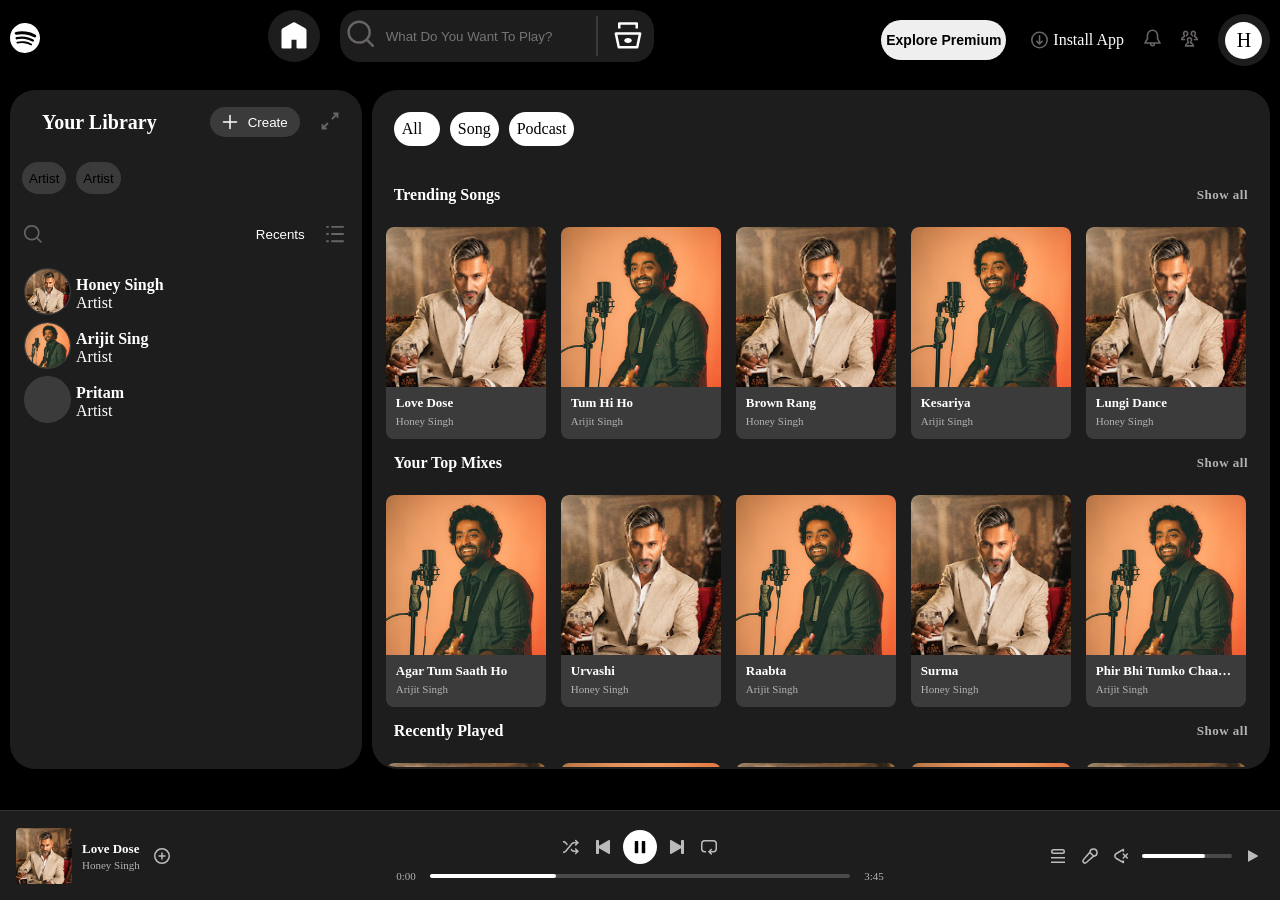
<file: index.html>
<!DOCTYPE html>
<html lang="en">

<head>
    <meta charset="UTF-8">
    <meta name="viewport" content="width=device-width, initial-scale=1.0">
    <link rel="stylesheet" href="utility.css">
    <link rel="stylesheet" href="style.css">
    <title>Spotify Web Player: Music for Everyone</title>
</head>

<body>

    <!-- nav bar -->



    <div class="nav justify-content-between flex ">



        <ul class="list-none flex justify-content-center align-items-center">
            <li>
                <div class="for-description"><img src="assets/svg/logo.svg" alt="Spotify Logo">
                    <p class="description">Spotify</p>
                </div>
            </li>
        </ul>



        <!-- center nav-bar -->

        <div class="center-nav">
            <ul class="list-none flex justify-content-center align-items-center">
                <li>
                    <div class="circle"><img src="assets/svg/homes.svg" alt="Home">
                        <p class="description">Home</p>
                    </div>


                </li>



                <li>
                    <div class="flex background searchBox">
                        <div class="for-description">
                            <img src="assets/svg/search.svg" alt="Search">
                            <p class="description">Search</p>
                        </div>
                        <input type="text" placeholder="What Do You Want To Play?">
                        <div class="browse">
                            <img src="assets/svg/browse.svg" alt="browse">
                            <p class="description">Browse</p>
                        </div>
                    </div>
                </li>
            </ul>
        </div>


        <!-- right-nav-bar -->



        <div class="right-nav flex justify-content-center align-items-center">
            <ul class="list-none flex justify-content-center align-items-center">
                <li>
                    <button class="btn"><span>Explore Premium</span></button>
                </li>


                <li>
                    <a class="flex install-box justify-content-center align-items-center">
                        <img class="install-img" src="assets/svg/install.svg" alt="install">
                        <span>Install App</span>
                    </a>
                </li>


                <li>
                    <div class="for-description"><img src="assets/svg/notification.svg" alt="notification Logo">
                        <p class="description">What's New</p>
                    </div>
                </li>



                <li>
                    <div class="for-description"><img src="assets/svg/friends.svg" alt="friends Logo">
                        <p class="description">Friend Activity</p>
                    </div>
                </li>


                <li>
                    <div class="circle">
                        <div class="account-circle">H</div>
                    </div>
                </li>
            </ul>
        </div>
    </div>




    <!-- main -->



    <!-- left-box -->


    <div class="main flex">
        <div class="left">


            <!-- left top side -->


            <div class="left-top">

                <div class="left-title flex p-1 
                justify-content-between align-items-center">


                    <div class="align-items-center for-collaps">


                        <button class="collaps-logo collaps-btn 
                        inline-block"><img class="collaps-logo" src="assets/svg/collaps-logo.svg"></button>
                        <h1 class="inline-block">Your Library</h1>
                    </div>
                    <div class="flex gap align-items-center">
                        <button class=" btn-add ">
                            <img class="add-logo" src="assets/svg/add.svg" alt="add Logo"><span
                                class="span-create">Create</span>
                        </button>
                        <button class="btn-extend ">
                            <img class="extend-logo" src="assets/svg/extend.svg" alt="extend logo">
                        </button>
                    </div>
                </div>


                <div class="sorting-heading">
                    <ul class="list-none flex align-items-center gap p-1">
                        <li class="p-2">
                            <button>
                                <span>Artist</span>
                            </button>
                        </li>
                        <li class="p-2">
                            <button>
                                <span>Artist</span>
                            </button>
                        </li>
                    </ul>


                </div>
            </div>

            <!-- left bottom side -->

            <div class="left-search-bar flex align-items-center justify-content-between p-1">
                <div class="circle-left p-1">
                    <img src="assets/svg/search.svg" alt="search-logo">
                </div>
                <div class="gap align-items-center sort-by">
                    <button class="flex align-items-center background"><span class="m-1">Recents</span> <img
                            class="bars-img" src="assets/svg/bars.svg">
                    </button>
                </div>
            </div>

            <div class="left-bottom">
                <div class="plalist-card">
                    <div class="artist-card flex align-items-center ">
                        <div class="artist-photo artist-circle">
                            <img src="assets/jpg/honey.jpg" alt="honey">
                            <img class="play-img" src="assets/svg/play.svg" alt="play-logo">
                        </div>
                        <div class="artist-name">
                            <h4 class="p-l-5">Honey Singh</h4>
                            <p class="p-l-5">Artist</p>
                        </div>
                    </div>

                    <div class="artist-card flex align-items-center ">
                        <div class="artist-photo artist-circle">
                            <img src="assets/jpg/arijit.jpg" alt="arijit">
                            <img class="play-img" src="assets/svg/play.svg" alt="play-logo">
                        </div>
                        <div class="artist-name">
                            <h4 class="p-l-5">Arijit Sing</h4>
                            <p class="p-l-5">Artist</p>
                        </div>
                    </div>


                    <div class="artist-card flex align-items-center ">
                        <div class="artist-photo artist-circle">
                            <!-- <img> artist photo -->
                            <img class="play-img" src="assets/svg/play.svg" alt="play-logo">
                        </div>
                        <div class="artist-name">
                            <h4 class="p-l-5">Pritam</h4>
                            <p class="p-l-5">Artist</p>
                        </div>
                    </div>


                </div>
            </div>
        </div>




        <!-- right -->

        <div class="right flex flex-column">

            <!-- header -->

            <div class="header header-scrolled m-0 ">
                <div class="nav-2 flex gap p-1">
                    <ul class="list-none flex gap p-1 ">
                        <li class="p-2">
                            <div>
                                <span>All</span>
                            </div>
                        </li>
                        <li class="p-2">
                            <div>
                                <span>Song</span>
                            </div>
                        </li>
                        <li class="p-2">
                            <div>
                                <span>Podcast</span>
                            </div>
                        </li>
                    </ul>
                </div>
            </div>

            <!-- content section -->

            <section class="songs-section">

                <!-- Trending Songs row -->
                <div class="songs">
                    <div class="heading justify-content-between flex p-1">
                        <h4>Trending Songs</h4>
                        <a class="show-more">Show all</a>
                    </div>
                    <div class="songs-carousel">
                        <button class="turn-btn-left turn-btn">
                            <img src="assets/svg/play.svg" alt="prev">
                        </button>
                        <div class="songs-scroll-wrapper">
                            <div class="songs-cards">
                                <div class="song-card">
                                    <div class="song-img">
                                        <img src="assets/jpg/honey.jpg" alt="Love Dose">
                                        <button class="card-play-btn">
                                            <img src="assets/svg/play.svg" alt="play">
                                        </button>
                                    </div>
                                    <div class="song-info">
                                        <h4 class="song-title">Love Dose</h4>
                                        <p class="song-artist">Honey Singh</p>
                                    </div>
                                </div>
                                <div class="song-card">
                                    <div class="song-img">
                                        <img src="assets/jpg/arijit.jpg" alt="Tum Hi Ho">
                                        <button class="card-play-btn">
                                            <img src="assets/svg/play.svg" alt="play">
                                        </button>
                                    </div>
                                    <div class="song-info">
                                        <h4 class="song-title">Tum Hi Ho</h4>
                                        <p class="song-artist">Arijit Singh</p>
                                    </div>
                                </div>
                                <div class="song-card">
                                    <div class="song-img">
                                        <img src="assets/jpg/honey.jpg" alt="Brown Rang">
                                        <button class="card-play-btn">
                                            <img src="assets/svg/play.svg" alt="play">
                                        </button>
                                    </div>
                                    <div class="song-info">
                                        <h4 class="song-title">Brown Rang</h4>
                                        <p class="song-artist">Honey Singh</p>
                                    </div>
                                </div>
                                <div class="song-card">
                                    <div class="song-img">
                                        <img src="assets/jpg/arijit.jpg" alt="Kesariya">
                                        <button class="card-play-btn">
                                            <img src="assets/svg/play.svg" alt="play">
                                        </button>
                                    </div>
                                    <div class="song-info">
                                        <h4 class="song-title">Kesariya</h4>
                                        <p class="song-artist">Arijit Singh</p>
                                    </div>
                                </div>
                                <div class="song-card">
                                    <div class="song-img">
                                        <img src="assets/jpg/honey.jpg" alt="Lungi Dance">
                                        <button class="card-play-btn">
                                            <img src="assets/svg/play.svg" alt="play">
                                        </button>
                                    </div>
                                    <div class="song-info">
                                        <h4 class="song-title">Lungi Dance</h4>
                                        <p class="song-artist">Honey Singh</p>
                                    </div>
                                </div>
                                <div class="song-card">
                                    <div class="song-img">
                                        <img src="assets/jpg/arijit.jpg" alt="Channa Mereya">
                                        <button class="card-play-btn">
                                            <img src="assets/svg/play.svg" alt="play">
                                        </button>
                                    </div>
                                    <div class="song-info">
                                        <h4 class="song-title">Channa Mereya</h4>
                                        <p class="song-artist">Arijit Singh</p>
                                    </div>
                                </div>
                                <div class="song-card">
                                    <div class="song-img">
                                        <img src="assets/jpg/honey.jpg" alt="Desi Kalakaar">
                                        <button class="card-play-btn">
                                            <img src="assets/svg/play.svg" alt="play">
                                        </button>
                                    </div>
                                    <div class="song-info">
                                        <h4 class="song-title">Desi Kalakaar</h4>
                                        <p class="song-artist">Honey Singh</p>
                                    </div>
                                </div>
                                <div class="song-card">
                                    <div class="song-img">
                                        <img src="assets/jpg/arijit.jpg" alt="Ae Dil Hai Mushkil">
                                        <button class="card-play-btn">
                                            <img src="assets/svg/play.svg" alt="play">
                                        </button>
                                    </div>
                                    <div class="song-info">
                                        <h4 class="song-title">Ae Dil Hai Mushkil</h4>
                                        <p class="song-artist">Arijit Singh</p>
                                    </div>
                                </div>
                                <div class="song-card">
                                    <div class="song-img">
                                        <img src="assets/jpg/honey.jpg" alt="Blue Eyes">
                                        <button class="card-play-btn">
                                            <img src="assets/svg/play.svg" alt="play">
                                        </button>
                                    </div>
                                    <div class="song-info">
                                        <h4 class="song-title">Blue Eyes</h4>
                                        <p class="song-artist">Honey Singh</p>
                                    </div>
                                </div>
                            </div>
                        </div>
                        <button class="turn-btn-right turn-btn">
                            <img src="assets/svg/play.svg" alt="next">
                        </button>
                    </div>
                </div>

                <!-- Your Top Mixes row -->
                <div class="songs">
                    <div class="heading justify-content-between flex p-1">
                        <h4>Your Top Mixes</h4>
                        <a class="show-more">Show all</a>
                    </div>
                    <div class="songs-carousel">
                        <button class="turn-btn-left turn-btn">
                            <img src="assets/svg/play.svg" alt="prev">
                        </button>
                        <div class="songs-scroll-wrapper">
                            <div class="songs-cards">
                                <div class="song-card">
                                    <div class="song-img">
                                        <img src="assets/jpg/arijit.jpg" alt="Agar Tum Saath Ho">
                                        <button class="card-play-btn">
                                            <img src="assets/svg/play.svg" alt="play">
                                        </button>
                                    </div>
                                    <div class="song-info">
                                        <h4 class="song-title">Agar Tum Saath Ho</h4>
                                        <p class="song-artist">Arijit Singh</p>
                                    </div>
                                </div>
                                <div class="song-card">
                                    <div class="song-img">
                                        <img src="assets/jpg/honey.jpg" alt="Urvashi">
                                        <button class="card-play-btn">
                                            <img src="assets/svg/play.svg" alt="play">
                                        </button>
                                    </div>
                                    <div class="song-info">
                                        <h4 class="song-title">Urvashi</h4>
                                        <p class="song-artist">Honey Singh</p>
                                    </div>
                                </div>
                                <div class="song-card">
                                    <div class="song-img">
                                        <img src="assets/jpg/arijit.jpg" alt="Raabta">
                                        <button class="card-play-btn">
                                            <img src="assets/svg/play.svg" alt="play">
                                        </button>
                                    </div>
                                    <div class="song-info">
                                        <h4 class="song-title">Raabta</h4>
                                        <p class="song-artist">Arijit Singh</p>
                                    </div>
                                </div>
                                <div class="song-card">
                                    <div class="song-img">
                                        <img src="assets/jpg/honey.jpg" alt="Surma">
                                        <button class="card-play-btn">
                                            <img src="assets/svg/play.svg" alt="play">
                                        </button>
                                    </div>
                                    <div class="song-info">
                                        <h4 class="song-title">Surma</h4>
                                        <p class="song-artist">Honey Singh</p>
                                    </div>
                                </div>
                                <div class="song-card">
                                    <div class="song-img">
                                        <img src="assets/jpg/arijit.jpg" alt="Phir Bhi Tumko Chaahunga">
                                        <button class="card-play-btn">
                                            <img src="assets/svg/play.svg" alt="play">
                                        </button>
                                    </div>
                                    <div class="song-info">
                                        <h4 class="song-title">Phir Bhi Tumko Chaahunga</h4>
                                        <p class="song-artist">Arijit Singh</p>
                                    </div>
                                </div>
                                <div class="song-card">
                                    <div class="song-img">
                                        <img src="assets/jpg/honey.jpg" alt="Mankirt">
                                        <button class="card-play-btn">
                                            <img src="assets/svg/play.svg" alt="play">
                                        </button>
                                    </div>
                                    <div class="song-info">
                                        <h4 class="song-title">Mankirt</h4>
                                        <p class="song-artist">Honey Singh</p>
                                    </div>
                                </div>
                                <div class="song-card">
                                    <div class="song-img">
                                        <img src="assets/jpg/arijit.jpg" alt="Bulleya">
                                        <button class="card-play-btn">
                                            <img src="assets/svg/play.svg" alt="play">
                                        </button>
                                    </div>
                                    <div class="song-info">
                                        <h4 class="song-title">Bulleya</h4>
                                        <p class="song-artist">Arijit Singh</p>
                                    </div>
                                </div>
                                <div class="song-card">
                                    <div class="song-img">
                                        <img src="assets/jpg/honey.jpg" alt="Gatvidhi">
                                        <button class="card-play-btn">
                                            <img src="assets/svg/play.svg" alt="play">
                                        </button>
                                    </div>
                                    <div class="song-info">
                                        <h4 class="song-title">Gatvidhi</h4>
                                        <p class="song-artist">Honey Singh</p>
                                    </div>
                                </div>
                                <div class="song-card">
                                    <div class="song-img">
                                        <img src="assets/jpg/arijit.jpg" alt="Soch Na Sake">
                                        <button class="card-play-btn">
                                            <img src="assets/svg/play.svg" alt="play">
                                        </button>
                                    </div>
                                    <div class="song-info">
                                        <h4 class="song-title">Soch Na Sake</h4>
                                        <p class="song-artist">Arijit Singh</p>
                                    </div>
                                </div>
                            </div>
                        </div>
                        <button class="turn-btn-right turn-btn">
                            <img src="assets/svg/play.svg" alt="next">
                        </button>
                    </div>
                </div>

                <!-- Recently Played row -->
                <div class="songs">
                    <div class="heading justify-content-between flex p-1">
                        <h4>Recently Played</h4>
                        <a class="show-more">Show all</a>
                    </div>
                    <div class="songs-carousel">
                        <button class="turn-btn-left turn-btn">
                            <img src="assets/svg/play.svg" alt="prev">
                        </button>
                        <div class="songs-scroll-wrapper">
                            <div class="songs-cards">
                                <div class="song-card">
                                    <div class="song-img">
                                        <img src="assets/jpg/honey.jpg" alt="Dheere Dheere">
                                        <button class="card-play-btn">
                                            <img src="assets/svg/play.svg" alt="play">
                                        </button>
                                    </div>
                                    <div class="song-info">
                                        <h4 class="song-title">Dheere Dheere</h4>
                                        <p class="song-artist">Honey Singh</p>
                                    </div>
                                </div>
                                <div class="song-card">
                                    <div class="song-img">
                                        <img src="assets/jpg/arijit.jpg" alt="Hamari Adhuri Kahani">
                                        <button class="card-play-btn">
                                            <img src="assets/svg/play.svg" alt="play">
                                        </button>
                                    </div>
                                    <div class="song-info">
                                        <h4 class="song-title">Hamari Adhuri Kahani</h4>
                                        <p class="song-artist">Arijit Singh</p>
                                    </div>
                                </div>
                                <div class="song-card">
                                    <div class="song-img">
                                        <img src="assets/jpg/honey.jpg" alt="Bakra Eid">
                                        <button class="card-play-btn">
                                            <img src="assets/svg/play.svg" alt="play">
                                        </button>
                                    </div>
                                    <div class="song-info">
                                        <h4 class="song-title">Bakra Eid</h4>
                                        <p class="song-artist">Honey Singh</p>
                                    </div>
                                </div>
                                <div class="song-card">
                                    <div class="song-img">
                                        <img src="assets/jpg/arijit.jpg" alt="Tu Jaane Na">
                                        <button class="card-play-btn">
                                            <img src="assets/svg/play.svg" alt="play">
                                        </button>
                                    </div>
                                    <div class="song-info">
                                        <h4 class="song-title">Tu Jaane Na</h4>
                                        <p class="song-artist">Arijit Singh</p>
                                    </div>
                                </div>
                                <div class="song-card">
                                    <div class="song-img">
                                        <img src="assets/jpg/honey.jpg" alt="Aao Raja">
                                        <button class="card-play-btn">
                                            <img src="assets/svg/play.svg" alt="play">
                                        </button>
                                    </div>
                                    <div class="song-info">
                                        <h4 class="song-title">Aao Raja</h4>
                                        <p class="song-artist">Honey Singh</p>
                                    </div>
                                </div>
                                <div class="song-card">
                                    <div class="song-img">
                                        <img src="assets/jpg/arijit.jpg" alt="Tujh Mein Rab Dikhta Hai">
                                        <button class="card-play-btn">
                                            <img src="assets/svg/play.svg" alt="play">
                                        </button>
                                    </div>
                                    <div class="song-info">
                                        <h4 class="song-title">Tujh Mein Rab Dikhta Hai</h4>
                                        <p class="song-artist">Arijit Singh</p>
                                    </div>
                                </div>
                                <div class="song-card">
                                    <div class="song-img">
                                        <img src="assets/jpg/honey.jpg" alt="Party All Night">
                                        <button class="card-play-btn">
                                            <img src="assets/svg/play.svg" alt="play">
                                        </button>
                                    </div>
                                    <div class="song-info">
                                        <h4 class="song-title">Party All Night</h4>
                                        <p class="song-artist">Honey Singh</p>
                                    </div>
                                </div>
                                <div class="song-card">
                                    <div class="song-img">
                                        <img src="assets/jpg/arijit.jpg" alt="Muskurane">
                                        <button class="card-play-btn">
                                            <img src="assets/svg/play.svg" alt="play">
                                        </button>
                                    </div>
                                    <div class="song-info">
                                        <h4 class="song-title">Muskurane</h4>
                                        <p class="song-artist">Arijit Singh</p>
                                    </div>
                                </div>
                                <div class="song-card">
                                    <div class="song-img">
                                        <img src="assets/jpg/honey.jpg" alt="Birthday Bash">
                                        <button class="card-play-btn">
                                            <img src="assets/svg/play.svg" alt="play">
                                        </button>
                                    </div>
                                    <div class="song-info">
                                        <h4 class="song-title">Birthday Bash</h4>
                                        <p class="song-artist">Honey Singh</p>
                                    </div>
                                </div>
                            </div>
                        </div>
                        <button class="turn-btn-right turn-btn">
                            <img src="assets/svg/play.svg" alt="next">
                        </button>
                    </div>
                </div>


            </section>

        </div>


    </div>
    <!-- player bar -->
    <div class="song-bar">

        <!-- left: current song info -->
        <div class="player-left flex align-items-center gap">
            <div class="player-thumb">
                <img src="assets/jpg/honey.jpg" alt="now playing">
            </div>
            <div class="player-song-info">
                <p class="player-song-title">Love Dose</p>
                <p class="player-song-artist">Honey Singh</p>
            </div>
            <button class="player-icon-btn">
                <img src="assets/svg/addTo.svg" alt="addTo">
                
            </button>
        </div>

        <!-- center: controls -->
        <div class="player-center flex flex-column align-items-center gap">
            <div class="player-controls flex align-items-center gap">
                <button class="player-icon-btn" title="Shuffle">
                    <img src="assets/svg/shuffle.svg" alt="shuffle">
                </button>
                <button class="player-icon-btn" title="Previous">
                    <img src="assets/svg/previous.svg" alt="prev">
                </button>
                <button class="player-play-btn" id="playBtn">
                    <img src="assets/svg/play.svg" class="display-none" alt="play/pause" id="playIcon">
                    <img src="assets/svg/pause.svg" alt="play/pause" id="pauseIcon">
                </button>
                <button class="player-icon-btn" title="Next">
                    <img src="assets/svg/next.svg" alt="next">
                </button>
                <button class="player-icon-btn" title="Repeat">
                    <img src="assets/svg/repeat.svg" alt="repeat">
                </button>
            </div>
            <!-- progress bar -->
            <div class="player-progress flex align-items-center gap">
                <span class="player-time" id="currentTime">0:00</span>
                <div class="progress-bar">
                    <div class="progress-fill" id="progressFill"></div>
                </div>
                <span class="player-time" id="totalTime">3:45</span>
            </div>
        </div>

        <!-- right: volume & extra -->
        <div class="player-right flex align-items-center gap">
            <button class="player-icon-btn" title="Queue">
                <img src="assets/svg/queue.svg" alt="queue">
            </button>
            <button class="player-icon-btn" title="Devices">
                <img src="assets/svg/lyrics.svg" alt="lyrics">
            </button>
            <button class="player-icon-btn" title="Volume" id="muteBtn">
                <img src="assets/svg/speaker.svg" class="display-none" alt="volume" id="un-muted">
                <img src="assets/svg/muted-speaker.svg" alt="volume" id="muted">
            </button>
            <div class="volume-bar">
                <div class="volume-fill" id="volumeFill" style="width: 70%"></div>
            </div>
            <button class="player-icon-btn" title="Fullscreen">
                <img src="assets/svg/play.svg" alt="fullscreen">
            </button>
        </div>

    </div>
    <script src="script.js"></script>
</body>

</html>
</file>
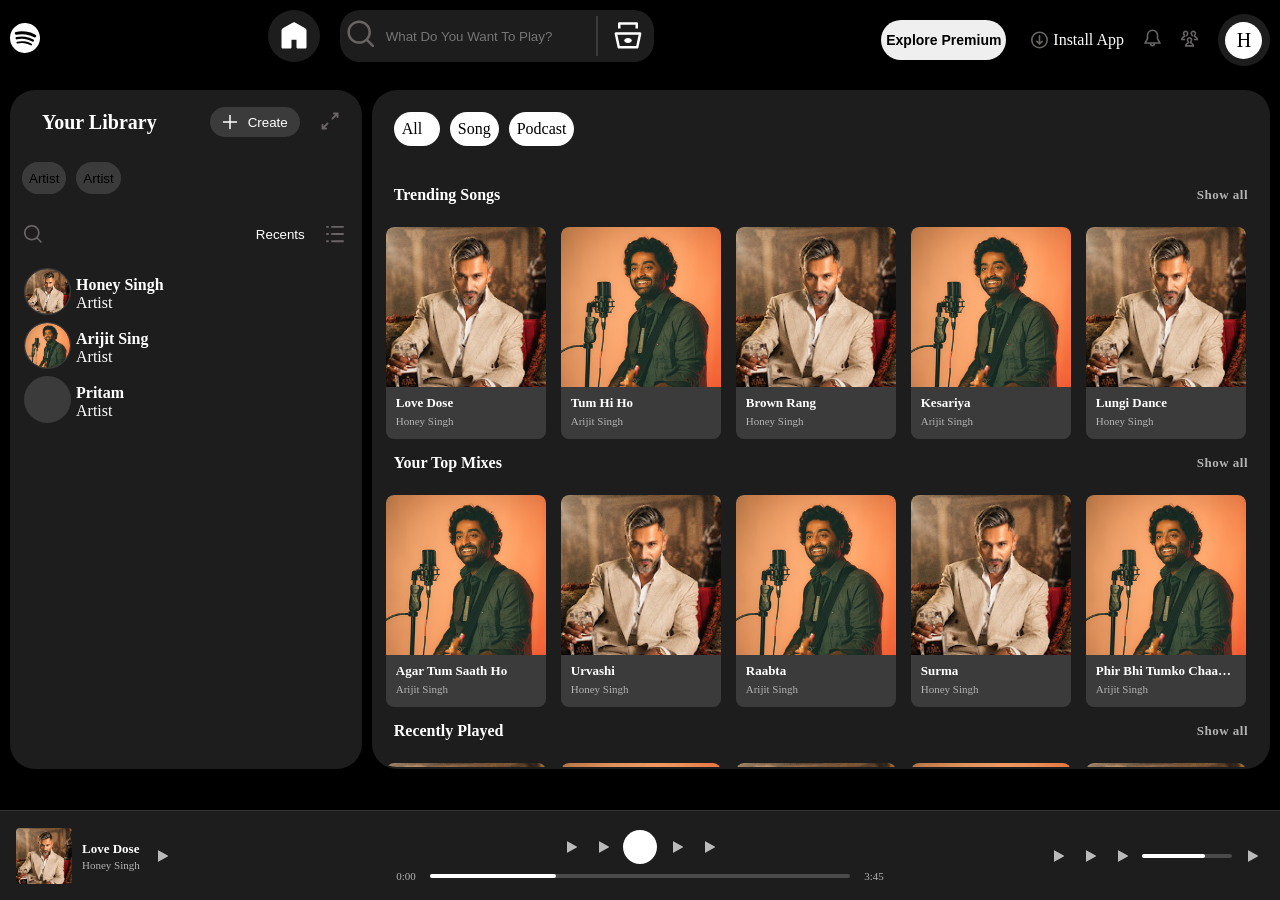
<file: spotify clone/index.html>
<!DOCTYPE html>
<html lang="en">

<head>
    <meta charset="UTF-8">
    <meta name="viewport" content="width=device-width, initial-scale=1.0">
    <link rel="stylesheet" href="utility.css">
    <link rel="stylesheet" href="style.css">
    <title>Spotify Web Player: Music for Everyone</title>
</head>

<body>

    <!-- nav bar -->



    <div class="nav justify-content-between flex ">



        <ul class="list-none flex justify-content-center align-items-center">
            <li>
                <div class="for-description"><img src="svg-img/logo.svg" alt="Spotify Logo">
                    <p class="description">Spotify</p>
                </div>
            </li>
        </ul>



        <!-- center nav-bar -->

        <div class="center-nav">
            <ul class="list-none flex justify-content-center align-items-center">
                <li>
                    <div class="circle"><img src="svg-img/homes.svg" alt="Home">
                        <p class="description">Home</p>
                    </div>


                </li>



                <li>
                    <div class="flex background searchBox">
                        <div class="for-description">
                            <img src="svg-img/search.svg" alt="Search">
                            <p class="description">Search</p>
                        </div>
                        <input type="text" placeholder="What Do You Want To Play?">
                        <div class="browse">
                            <img src="svg-img/browse.svg" alt="browse">
                            <p class="description">Browse</p>
                        </div>
                    </div>
                </li>
            </ul>
        </div>


        <!-- right-nav-bar -->



        <div class="right-nav flex justify-content-center align-items-center">
            <ul class="list-none flex justify-content-center align-items-center">
                <li>
                    <button class="btn"><span>Explore Premium</span></button>
                </li>


                <li>
                    <a class="flex install-box justify-content-center align-items-center">
                        <img class="install-img" src="svg-img/install.svg" alt="install">
                        <span>Install App</span>
                    </a>
                </li>


                <li>
                    <div class="for-description"><img src="svg-img/notification.svg" alt="notification Logo">
                        <p class="description">What's New</p>
                    </div>
                </li>



                <li>
                    <div class="for-description"><img src="svg-img/friends.svg" alt="friends Logo">
                        <p class="description">Friend Activity</p>
                    </div>
                </li>


                <li>
                    <div class="circle">
                        <div class="account-circle">H</div>
                    </div>
                </li>
            </ul>
        </div>
    </div>




    <!-- main -->



    <!-- left-box -->


    <div class="main flex">
        <div class="left">


            <!-- left top side -->


            <div class="left-top">

                <div class="left-title flex p-1 
                justify-content-between align-items-center">


                    <div class="align-items-center for-collaps">


                        <button class="collaps-logo collaps-btn 
                        inline-block"><img class="collaps-logo" src="svg-img/collaps-logo.svg"></button>
                        <h1 class="inline-block">Your Library</h1>
                    </div>
                    <div class="flex gap align-items-center">
                        <button class=" btn-add ">
                            <img class="add-logo" src="svg-img/add.svg" alt="add Logo"><span
                                class="span-create">Create</span>
                        </button>
                        <button class="btn-extend ">
                            <img class="extend-logo" src="svg-img/extend.svg" alt="extend logo">
                        </button>
                    </div>
                </div>


                <div class="sorting-heading">
                    <ul class="list-none flex align-items-center gap p-1">
                        <li class="p-2">
                            <button>
                                <span>Artist</span>
                            </button>
                        </li>
                        <li class="p-2">
                            <button>
                                <span>Artist</span>
                            </button>
                        </li>
                    </ul>


                </div>
            </div>

            <!-- left bottom side -->

            <div class="left-search-bar flex align-items-center justify-content-between p-1">
                <div class="circle-left p-1">
                    <img src="svg-img/search.svg" alt="search-logo">
                </div>
                <div class="gap align-items-center sort-by">
                    <button class="flex align-items-center background"><span class="m-1">Recents</span> <img
                            class="bars-img" src="svg-img/bars.svg">
                    </button>
                </div>
            </div>

            <div class="left-bottom">
                <div class="plalist-card">
                    <div class="artist-card flex align-items-center ">
                        <div class="artist-photo artist-circle">
                            <img src="svg-img/honey.jpg" alt="honey">
                            <img class="play-img" src="svg-img/play.svg" alt="play-logo">
                        </div>
                        <div class="artist-name">
                            <h4 class="p-l-5">Honey Singh</h4>
                            <p class="p-l-5">Artist</p>
                        </div>
                    </div>

                    <div class="artist-card flex align-items-center ">
                        <div class="artist-photo artist-circle">
                            <img src="svg-img/arijit.jpg">
                            <img class="play-img" src="svg-img/play.svg" alt="play-logo">
                        </div>
                        <div class="artist-name">
                            <h4 class="p-l-5">Arijit Sing</h4>
                            <p class="p-l-5">Artist</p>
                        </div>
                    </div>


                    <div class="artist-card flex align-items-center ">
                        <div class="artist-photo artist-circle">
                            <!-- <img> artist photo -->
                            <img class="play-img" src="svg-img/play.svg" alt="play-logo">
                        </div>
                        <div class="artist-name">
                            <h4 class="p-l-5">Pritam</h4>
                            <p class="p-l-5">Artist</p>
                        </div>
                    </div>


                </div>
            </div>
        </div>




        <!-- right -->

        <div class="right flex flex-column">

            <!-- header -->

            <div class="header header-scrolled m-0 ">
                <div class="nav-2 flex gap p-1">
                    <ul class="list-none flex gap p-1 ">
                        <li class="p-2">
                            <div>
                                <span>All</span>
                            </div>
                        </li>
                        <li class="p-2">
                            <div>
                                <span>Song</span>
                            </div>
                        </li>
                        <li class="p-2">
                            <div>
                                <span>Podcast</span>
                            </div>
                        </li>
                    </ul>
                </div>
            </div>

            <!-- content section -->

            <section class="songs-section">

                <!-- Trending Songs row -->
                <div class="songs">
                    <div class="heading justify-content-between flex p-1">
                        <h4>Trending Songs</h4>
                        <a class="show-more">Show all</a>
                    </div>
                    <div class="songs-carousel">
                        <button class="turn-btn-left turn-btn">
                            <img src="svg-img/play.svg" alt="prev">
                        </button>
                        <div class="songs-scroll-wrapper">
                            <div class="songs-cards">
                                <div class="song-card">
                                    <div class="song-img">
                                        <img src="svg-img/honey.jpg" alt="Love Dose">
                                        <button class="card-play-btn">
                                            <img src="svg-img/play.svg" alt="play">
                                        </button>
                                    </div>
                                    <div class="song-info">
                                        <h4 class="song-title">Love Dose</h4>
                                        <p class="song-artist">Honey Singh</p>
                                    </div>
                                </div>
                                <div class="song-card">
                                    <div class="song-img">
                                        <img src="svg-img/arijit.jpg" alt="Tum Hi Ho">
                                        <button class="card-play-btn">
                                            <img src="svg-img/play.svg" alt="play">
                                        </button>
                                    </div>
                                    <div class="song-info">
                                        <h4 class="song-title">Tum Hi Ho</h4>
                                        <p class="song-artist">Arijit Singh</p>
                                    </div>
                                </div>
                                <div class="song-card">
                                    <div class="song-img">
                                        <img src="svg-img/honey.jpg" alt="Brown Rang">
                                        <button class="card-play-btn">
                                            <img src="svg-img/play.svg" alt="play">
                                        </button>
                                    </div>
                                    <div class="song-info">
                                        <h4 class="song-title">Brown Rang</h4>
                                        <p class="song-artist">Honey Singh</p>
                                    </div>
                                </div>
                                <div class="song-card">
                                    <div class="song-img">
                                        <img src="svg-img/arijit.jpg" alt="Kesariya">
                                        <button class="card-play-btn">
                                            <img src="svg-img/play.svg" alt="play">
                                        </button>
                                    </div>
                                    <div class="song-info">
                                        <h4 class="song-title">Kesariya</h4>
                                        <p class="song-artist">Arijit Singh</p>
                                    </div>
                                </div>
                                <div class="song-card">
                                    <div class="song-img">
                                        <img src="svg-img/honey.jpg" alt="Lungi Dance">
                                        <button class="card-play-btn">
                                            <img src="svg-img/play.svg" alt="play">
                                        </button>
                                    </div>
                                    <div class="song-info">
                                        <h4 class="song-title">Lungi Dance</h4>
                                        <p class="song-artist">Honey Singh</p>
                                    </div>
                                </div>
                                <div class="song-card">
                                    <div class="song-img">
                                        <img src="svg-img/arijit.jpg" alt="Channa Mereya">
                                        <button class="card-play-btn">
                                            <img src="svg-img/play.svg" alt="play">
                                        </button>
                                    </div>
                                    <div class="song-info">
                                        <h4 class="song-title">Channa Mereya</h4>
                                        <p class="song-artist">Arijit Singh</p>
                                    </div>
                                </div>
                                <div class="song-card">
                                    <div class="song-img">
                                        <img src="svg-img/honey.jpg" alt="Desi Kalakaar">
                                        <button class="card-play-btn">
                                            <img src="svg-img/play.svg" alt="play">
                                        </button>
                                    </div>
                                    <div class="song-info">
                                        <h4 class="song-title">Desi Kalakaar</h4>
                                        <p class="song-artist">Honey Singh</p>
                                    </div>
                                </div>
                                <div class="song-card">
                                    <div class="song-img">
                                        <img src="svg-img/arijit.jpg" alt="Ae Dil Hai Mushkil">
                                        <button class="card-play-btn">
                                            <img src="svg-img/play.svg" alt="play">
                                        </button>
                                    </div>
                                    <div class="song-info">
                                        <h4 class="song-title">Ae Dil Hai Mushkil</h4>
                                        <p class="song-artist">Arijit Singh</p>
                                    </div>
                                </div>
                                <div class="song-card">
                                    <div class="song-img">
                                        <img src="svg-img/honey.jpg" alt="Blue Eyes">
                                        <button class="card-play-btn">
                                            <img src="svg-img/play.svg" alt="play">
                                        </button>
                                    </div>
                                    <div class="song-info">
                                        <h4 class="song-title">Blue Eyes</h4>
                                        <p class="song-artist">Honey Singh</p>
                                    </div>
                                </div>
                            </div>
                        </div>
                        <button class="turn-btn-right turn-btn">
                            <img src="svg-img/play.svg" alt="next">
                        </button>
                    </div>
                </div>

                <!-- Your Top Mixes row -->
                <div class="songs">
                    <div class="heading justify-content-between flex p-1">
                        <h4>Your Top Mixes</h4>
                        <a class="show-more">Show all</a>
                    </div>
                    <div class="songs-carousel">
                        <button class="turn-btn-left turn-btn">
                            <img src="svg-img/play.svg" alt="prev">
                        </button>
                        <div class="songs-scroll-wrapper">
                            <div class="songs-cards">
                                <div class="song-card">
                                    <div class="song-img">
                                        <img src="svg-img/arijit.jpg" alt="Agar Tum Saath Ho">
                                        <button class="card-play-btn">
                                            <img src="svg-img/play.svg" alt="play">
                                        </button>
                                    </div>
                                    <div class="song-info">
                                        <h4 class="song-title">Agar Tum Saath Ho</h4>
                                        <p class="song-artist">Arijit Singh</p>
                                    </div>
                                </div>
                                <div class="song-card">
                                    <div class="song-img">
                                        <img src="svg-img/honey.jpg" alt="Urvashi">
                                        <button class="card-play-btn">
                                            <img src="svg-img/play.svg" alt="play">
                                        </button>
                                    </div>
                                    <div class="song-info">
                                        <h4 class="song-title">Urvashi</h4>
                                        <p class="song-artist">Honey Singh</p>
                                    </div>
                                </div>
                                <div class="song-card">
                                    <div class="song-img">
                                        <img src="svg-img/arijit.jpg" alt="Raabta">
                                        <button class="card-play-btn">
                                            <img src="svg-img/play.svg" alt="play">
                                        </button>
                                    </div>
                                    <div class="song-info">
                                        <h4 class="song-title">Raabta</h4>
                                        <p class="song-artist">Arijit Singh</p>
                                    </div>
                                </div>
                                <div class="song-card">
                                    <div class="song-img">
                                        <img src="svg-img/honey.jpg" alt="Surma">
                                        <button class="card-play-btn">
                                            <img src="svg-img/play.svg" alt="play">
                                        </button>
                                    </div>
                                    <div class="song-info">
                                        <h4 class="song-title">Surma</h4>
                                        <p class="song-artist">Honey Singh</p>
                                    </div>
                                </div>
                                <div class="song-card">
                                    <div class="song-img">
                                        <img src="svg-img/arijit.jpg" alt="Phir Bhi Tumko Chaahunga">
                                        <button class="card-play-btn">
                                            <img src="svg-img/play.svg" alt="play">
                                        </button>
                                    </div>
                                    <div class="song-info">
                                        <h4 class="song-title">Phir Bhi Tumko Chaahunga</h4>
                                        <p class="song-artist">Arijit Singh</p>
                                    </div>
                                </div>
                                <div class="song-card">
                                    <div class="song-img">
                                        <img src="svg-img/honey.jpg" alt="Mankirt">
                                        <button class="card-play-btn">
                                            <img src="svg-img/play.svg" alt="play">
                                        </button>
                                    </div>
                                    <div class="song-info">
                                        <h4 class="song-title">Mankirt</h4>
                                        <p class="song-artist">Honey Singh</p>
                                    </div>
                                </div>
                                <div class="song-card">
                                    <div class="song-img">
                                        <img src="svg-img/arijit.jpg" alt="Bulleya">
                                        <button class="card-play-btn">
                                            <img src="svg-img/play.svg" alt="play">
                                        </button>
                                    </div>
                                    <div class="song-info">
                                        <h4 class="song-title">Bulleya</h4>
                                        <p class="song-artist">Arijit Singh</p>
                                    </div>
                                </div>
                                <div class="song-card">
                                    <div class="song-img">
                                        <img src="svg-img/honey.jpg" alt="Gatvidhi">
                                        <button class="card-play-btn">
                                            <img src="svg-img/play.svg" alt="play">
                                        </button>
                                    </div>
                                    <div class="song-info">
                                        <h4 class="song-title">Gatvidhi</h4>
                                        <p class="song-artist">Honey Singh</p>
                                    </div>
                                </div>
                                <div class="song-card">
                                    <div class="song-img">
                                        <img src="svg-img/arijit.jpg" alt="Soch Na Sake">
                                        <button class="card-play-btn">
                                            <img src="svg-img/play.svg" alt="play">
                                        </button>
                                    </div>
                                    <div class="song-info">
                                        <h4 class="song-title">Soch Na Sake</h4>
                                        <p class="song-artist">Arijit Singh</p>
                                    </div>
                                </div>
                            </div>
                        </div>
                        <button class="turn-btn-right turn-btn">
                            <img src="svg-img/play.svg" alt="next">
                        </button>
                    </div>
                </div>

                <!-- Recently Played row -->
                <div class="songs">
                    <div class="heading justify-content-between flex p-1">
                        <h4>Recently Played</h4>
                        <a class="show-more">Show all</a>
                    </div>
                    <div class="songs-carousel">
                        <button class="turn-btn-left turn-btn">
                            <img src="svg-img/play.svg" alt="prev">
                        </button>
                        <div class="songs-scroll-wrapper">
                            <div class="songs-cards">
                                <div class="song-card">
                                    <div class="song-img">
                                        <img src="svg-img/honey.jpg" alt="Dheere Dheere">
                                        <button class="card-play-btn">
                                            <img src="svg-img/play.svg" alt="play">
                                        </button>
                                    </div>
                                    <div class="song-info">
                                        <h4 class="song-title">Dheere Dheere</h4>
                                        <p class="song-artist">Honey Singh</p>
                                    </div>
                                </div>
                                <div class="song-card">
                                    <div class="song-img">
                                        <img src="svg-img/arijit.jpg" alt="Hamari Adhuri Kahani">
                                        <button class="card-play-btn">
                                            <img src="svg-img/play.svg" alt="play">
                                        </button>
                                    </div>
                                    <div class="song-info">
                                        <h4 class="song-title">Hamari Adhuri Kahani</h4>
                                        <p class="song-artist">Arijit Singh</p>
                                    </div>
                                </div>
                                <div class="song-card">
                                    <div class="song-img">
                                        <img src="svg-img/honey.jpg" alt="Bakra Eid">
                                        <button class="card-play-btn">
                                            <img src="svg-img/play.svg" alt="play">
                                        </button>
                                    </div>
                                    <div class="song-info">
                                        <h4 class="song-title">Bakra Eid</h4>
                                        <p class="song-artist">Honey Singh</p>
                                    </div>
                                </div>
                                <div class="song-card">
                                    <div class="song-img">
                                        <img src="svg-img/arijit.jpg" alt="Tu Jaane Na">
                                        <button class="card-play-btn">
                                            <img src="svg-img/play.svg" alt="play">
                                        </button>
                                    </div>
                                    <div class="song-info">
                                        <h4 class="song-title">Tu Jaane Na</h4>
                                        <p class="song-artist">Arijit Singh</p>
                                    </div>
                                </div>
                                <div class="song-card">
                                    <div class="song-img">
                                        <img src="svg-img/honey.jpg" alt="Aao Raja">
                                        <button class="card-play-btn">
                                            <img src="svg-img/play.svg" alt="play">
                                        </button>
                                    </div>
                                    <div class="song-info">
                                        <h4 class="song-title">Aao Raja</h4>
                                        <p class="song-artist">Honey Singh</p>
                                    </div>
                                </div>
                                <div class="song-card">
                                    <div class="song-img">
                                        <img src="svg-img/arijit.jpg" alt="Tujh Mein Rab Dikhta Hai">
                                        <button class="card-play-btn">
                                            <img src="svg-img/play.svg" alt="play">
                                        </button>
                                    </div>
                                    <div class="song-info">
                                        <h4 class="song-title">Tujh Mein Rab Dikhta Hai</h4>
                                        <p class="song-artist">Arijit Singh</p>
                                    </div>
                                </div>
                                <div class="song-card">
                                    <div class="song-img">
                                        <img src="svg-img/honey.jpg" alt="Party All Night">
                                        <button class="card-play-btn">
                                            <img src="svg-img/play.svg" alt="play">
                                        </button>
                                    </div>
                                    <div class="song-info">
                                        <h4 class="song-title">Party All Night</h4>
                                        <p class="song-artist">Honey Singh</p>
                                    </div>
                                </div>
                                <div class="song-card">
                                    <div class="song-img">
                                        <img src="svg-img/arijit.jpg" alt="Muskurane">
                                        <button class="card-play-btn">
                                            <img src="svg-img/play.svg" alt="play">
                                        </button>
                                    </div>
                                    <div class="song-info">
                                        <h4 class="song-title">Muskurane</h4>
                                        <p class="song-artist">Arijit Singh</p>
                                    </div>
                                </div>
                                <div class="song-card">
                                    <div class="song-img">
                                        <img src="svg-img/honey.jpg" alt="Birthday Bash">
                                        <button class="card-play-btn">
                                            <img src="svg-img/play.svg" alt="play">
                                        </button>
                                    </div>
                                    <div class="song-info">
                                        <h4 class="song-title">Birthday Bash</h4>
                                        <p class="song-artist">Honey Singh</p>
                                    </div>
                                </div>
                            </div>
                        </div>
                        <button class="turn-btn-right turn-btn">
                            <img src="svg-img/play.svg" alt="next">
                        </button>
                    </div>
                </div>


            </section>

        </div>


    </div>
    <!-- player bar -->
    <div class="song-bar">

        <!-- left: current song info -->
        <div class="player-left flex align-items-center gap">
            <div class="player-thumb">
                <img src="svg-img/honey.jpg" alt="now playing">
            </div>
            <div class="player-song-info">
                <p class="player-song-title">Love Dose</p>
                <p class="player-song-artist">Honey Singh</p>
            </div>
            <button class="player-icon-btn">
                <img src="svg-img/play.svg" alt="like">
            </button>
        </div>

        <!-- center: controls -->
        <div class="player-center flex flex-column align-items-center gap">
            <div class="player-controls flex align-items-center gap">
                <button class="player-icon-btn" title="Shuffle">
                    <img src="svg-img/play.svg" alt="shuffle">
                </button>
                <button class="player-icon-btn" title="Previous">
                    <img src="svg-img/play.svg" alt="prev">
                </button>
                <button class="player-play-btn" id="playBtn">
                    <img src="svg-img/play.svg" alt="play/pause" id="playIcon">
                </button>
                <button class="player-icon-btn" title="Next">
                    <img src="svg-img/play.svg" alt="next">
                </button>
                <button class="player-icon-btn" title="Repeat">
                    <img src="svg-img/play.svg" alt="repeat">
                </button>
            </div>
            <!-- progress bar -->
            <div class="player-progress flex align-items-center gap">
                <span class="player-time" id="currentTime">0:00</span>
                <div class="progress-bar">
                    <div class="progress-fill" id="progressFill"></div>
                </div>
                <span class="player-time" id="totalTime">3:45</span>
            </div>
        </div>

        <!-- right: volume & extra -->
        <div class="player-right flex align-items-center gap">
            <button class="player-icon-btn" title="Queue">
                <img src="svg-img/play.svg" alt="queue">
            </button>
            <button class="player-icon-btn" title="Devices">
                <img src="svg-img/play.svg" alt="devices">
            </button>
            <button class="player-icon-btn" title="Volume">
                <img src="svg-img/play.svg" alt="volume">
            </button>
            <div class="volume-bar">
                <div class="volume-fill" id="volumeFill" style="width: 70%"></div>
            </div>
            <button class="player-icon-btn" title="Fullscreen">
                <img src="svg-img/play.svg" alt="fullscreen">
            </button>
        </div>

    </div>
    <script src="script.js"></script>
</body>

</html>
</file>
<file: utility.css>
* {
    margin: 0;
    padding: 0;
    transition: background-color 0.3s ease, color 0.3s ease;
}

/* rgb(29, 29, 29) */
/* rgb(59, 59, 59) */
/* rgb(39, 37, 37) */


body {
    background-color: var(--background-color-primary);
    color: white;
}

:root {
    --background-color-primary: black;
    --background-color-secondary: rgb(29, 29, 29);
    --background-color-elevated: rgb(59, 59, 59);
}

a {
    all: unset;
    cursor: pointer;

}


.p-1 {
    padding: 10px;
}

.p-2 {
    padding: 5px;
}

.p-l-5 {
    padding-left: 5px;
}

.m-1 {
    margin: 10px;
}

.m-0 {
    margin: 0px;
}

.m-l {
    margin-left: 10px;
}

.gap {
    gap: 10px;
}

.gap-2 {
    gap: 20px;
}

.inline-block {
    display: inline-block;
}


.flex {
    display: flex;
}

.flex-column {
    display: flex;
    flex-direction: column;
}

.grid {
    display: grid;
    grid-template-columns: 1;
}


.grid-flow {
    display: flex;
}

.justify-content-center {
    justify-content: center;
}



.justify-content-around {
    justify-content: space-around;
}

.justify-content-fex-start {
    justify-content: flex-start;
}



.justify-content-evenly {
    justify-content: space-evenly;
}



.justify-content-between {
    justify-content: space-between;
}



.align-items-center {
    align-items: center;
}

.text-align-left {
    text-align: left;
}


.display-none{
    display: none;
}



.list-none {
    list-style: none;
}

.circle {
    border-radius: 50%;
    background-color: var(--background-color-secondary);
    border: 1px solid transparent;
    padding: 5px;
    height: 40px;
    width: 40px;
    display: flex;
    align-items: center;
    justify-content: center;
}

.background {
    background-color: var(--background-color-secondary);
    padding: 5px;
    height: 40px;
    display: flex;
    align-items: center;
    justify-content: center;
    gap: 10px;
}

.btn {
    min-height: 40px;
    min-width: 125px;
    border: 2px solid transparent;
    border-radius: 20px;
    transition: transform 0.3s ease;
}

.btn span {
    font-size: 14px;
    font-weight: bold;
}

.btn:hover {
    cursor: pointer;
    transform: scale(1.05);
    font-weight: bold;
}
</file>
<file: style.css>
/* nav bar */

.nav {
    padding: 10px;
    min-height: 60px;
}

.nav ul {
    gap: 20px;
}

.nav ul li .circle:hover {
    background-color: var(--background-color-elevated);
    border: 1px solid white;
}

.nav ul li {
    position: relative;
}

.nav ul li .description {
    display: none;
    position: absolute;
    top: 100%;
    left: 50%;
    transform: translateX(-50%);
    margin-top: 8px;
    padding: 8px;
    background-color: #333;
    color: white;
    border-radius: 5px;
    white-space: nowrap;
    z-index: 100;
}

.circle,
.searchBox,
.for-description,
.browse {
    position: relative;
}

.for-description:hover .description,
.circle:hover .description,
.browse:hover .description {
    display: block;
}

.nav ul li img {
    height: 30px;
    transition: filter 0.3s ease;
}

.nav ul li img:hover {
    cursor: pointer;
}

.searchBox .for-description img:hover {
    filter: brightness(0) invert(1);

}

.nav ul li .searchBox input {
    background-color: transparent;
    border: none;
    width: 200px;
    color: white;
    outline: none;
}

.nav ul li .searchBox .browse {
    border-left: 2px solid var(--background-color-elevated);
    padding: 5px;
    display: flex;
    align-items: center;
    justify-content: center;
    padding-left: 15px;
}

.searchBox {
    border-radius: 20px;
    border: 1px solid transparent;
}

.searchBox:hover {
    background-color: var(--background-color-elevated);
    border: 1px solid white;
}

.center-nav {
    min-width: 400px;
}

.right-nav {
    max-width: 430px;
}

.nav-link {
    color: #b3b3b3;
}

.right-nav img {
    width: 17px;
    transition: filter 0.3s ease;
}

.right-nav .install-img {
    padding: 5px;
}

.install-box:hover .install-img,
.install-box:hover span {
    transform: scale(1.05);
    filter: brightness(0) invert(1);
}

.install-box,
.install-box .install-img,
.install-box span {
    transition: transform 0.3s ease, filter 0.3s ease;
}

.right-nav img:hover {
    filter: brightness(0) invert(1);
}

.account-circle {
    border-radius: 50%;
    background-color: white;
    color: black;
    font-size: 20px;
    border: 1px solid transparent;
    padding: 5px;
    height: 25px;
    width: 25px;
    display: flex;
    align-items: center;
    justify-content: center;
}


/* main */

.main {
    gap: 10px;
    padding: 10px;
    padding-bottom: calc(90px + 15px); /* matches fixed player bar height */
}


.left {
    border: 2px solid transparent;
    border-radius: 25px;
    background-color: var(--background-color-secondary);
    width: 28vw;
    height: 75vh;
    display: flex;
    flex-direction: column;
    overflow: hidden;
}



.for-collaps {
    position: relative;
}

.for-collaps h1 {
    font-size: 20px;
}


.collaps-logo {
    height: 16px;
    transform: translate(-40px, 0px);
}

.collaps-btn {
    height: 16px;
    text-decoration: none;
    background-color: transparent;
    border: none;
}


.left:hover .collaps-logo {
    transform: translate(0px, 0px);
}

.collaps-btn:hover {
    cursor: pointer;
}

.add-logo {
    height: 16px;
}

.btn-add {
    max-height: 30px;
    min-width: 90px;
    border: 2px solid transparent;
    border-radius: 20px;
    background-color: var(--background-color-elevated);
    padding: 5px;
    height: 40px;
    display: flex;
    align-items: center;
    justify-content: center;
    gap: 10px;
    transition: transform 0.3s ease;
}

.btn-add:hover {
    cursor: pointer;
    transform: scale(1.05);
}

.span-create {
    color: white;
}

.btn-extend {
    min-height: 40px;
    min-width: 40px;
    border: 2px solid transparent;
    border-radius: 20px;
    background-color: var(--background-color-secondary);
}

.btn-extend:hover {
    background-color: var(--background-color-elevated);
}

.extend-logo {
    height: 20px;
}

.sorting-heading ul li {
    font-size: 16px;
    background-color: var(--background-color-elevated);
    border: 2px solid transparent;
    border-radius: 20px;
}

.sorting-heading ul li button {
    background: none;
    border: none;
}

.sorting-heading ul li button:hover,
.sorting-heading ul li button:hover .sorting-heading ul li button span {
    cursor: pointer;
    color: white;
}

.left-bottom {
    flex: 1;
    overflow-y: auto;
    overflow-x: hidden;
    padding: 0 10px 10px 10px;
}

.left-bottom::-webkit-scrollbar {
    width: 4px;
}

.left-bottom::-webkit-scrollbar-thumb {
    background-color: var(--background-color-elevated);
    border-radius: 4px;
}

.left-search-bar img {
    height: 20px;
}

.circle-left {
    border-radius: 50%;
    background-color: var(--background-color-secondary);
    border: 1px solid transparent;
    padding: 5px;
    height: 10px;
    width: 10px;
    display: flex;
    align-items: center;
    justify-content: center;
}

.circle-left:hover {
    background-color: var(--background-color-elevated);
}

.sort-by:hover .bars-img,
.sort-by:hover span {
    transform: scale(1.05);
    filter: brightness(0) invert(1);
}

.sort-by button {
    border: none;
    color: white;

}

.artist-photo img {
    width: 100%;
    height: 100%;
    object-fit: cover;
    border-radius: 50%;
    display: block;
}


.artist-photo .play-img {
    opacity: 0;
    position: absolute;
    height: 20px;
    width: auto;
}

.artist-card {
    border: 2px solid transparent;
    border-radius: 30px;
    min-width: 100px;
    min-height: 50px;
}

.artist-card:hover {
    background-color: var(--background-color-elevated);
}

.artist-card:hover .artist-photo img {
    opacity: 1;
}

.artist-circle {
    border-radius: 50%;
    background-color: var(--background-color-elevated);
    border: 1px solid transparent;
    height: 45px;
    width: 45px;
    min-height: 45px;
    min-width: 45px;
    display: flex;
    align-items: center;
    justify-content: center;
    overflow: hidden;
    position: relative;
}

.artist-name {
    max-height: 30px;
}

.artist-name h1 {
    font-size: 10px;
}


/* right */


.right {
    border: 2px solid transparent;
    border-radius: 25px;
    background-color: var(--background-color-secondary);
    width: 72vw;
    height: 75vh;
    overflow-y: auto;
    overflow-x: hidden;
}

.right::-webkit-scrollbar {
    width: 4px;
}

.right::-webkit-scrollbar-thumb {
    background-color: var(--background-color-elevated);
    border-radius: 4px;
} 


/* header */

.header {
    position: sticky;
    top: 0;
    z-index: 10;
    width: 100%;
    background-color: transparent;
    transition: background-color 0.4s ease;
}

.header-scrolled {
    background-color:var(--background-color-secondary);
}

.header .nav-2 ul {
    text-align: left;
}




.header .nav-2 ul li {
    font-size: 16px;
    background-color: white;
    border: 2px solid transparent;
    border-radius: 20px;
}

.header .nav-2 ul li div {
    background: none;
    padding: 1px;
    border: none;
    min-width: 30px;
}

.header .nav-2 ul li div span {
    color: #000;
}

.header .nav-2 ul li div:hover,
.header .nav-2 ul li div:hover .header .nav-2 ul li div span {
    cursor: pointer;
    transform: scale(1.05);
}

.header .nav-2 ul li div::after {
    background-color: var(--background-color-secondary);
}




.songs-section {
    padding: 10px;
}


.songs {
    max-width: 100%;
    overflow: hidden;
}


.heading {
    align-items: center;
    margin-bottom: 8px;
}

.show-more {
    font-size: 13px;
    font-weight: bold;
    color: #b3b3b3;
    letter-spacing: 0.5px;
}

.show-more:hover {
    color: white;
    text-decoration: underline;
}


.songs-carousel {
    position: relative;
}


.songs-scroll-wrapper {
    overflow: hidden;
    width: 100%;
}


.songs-cards {
    display: flex;
    flex-wrap: nowrap;
    overflow-x: hidden;
    scroll-behavior: smooth;
    gap: 15px;
    padding: 5px 2px;
}


/* song card */
.song-card {
    background-color: var(--background-color-elevated);
    min-width: 160px;
    max-width: 160px;
    flex-shrink: 0;
    border-radius: 8px;
    display: flex;
    flex-direction: column;
    cursor: pointer;
    overflow: hidden;
    transition: background-color 0.2s ease;
}

.song-card:hover {
    background-color: rgb(75, 75, 75);
}

/* square image container  */
.song-img {
    width: 100%;
    aspect-ratio: 1 / 1;
    overflow: hidden;
    position: relative;
    border-radius: 8px 8px 0 0;
}

.song-img img {
    width: 100%;
    height: 100%;
    object-fit: cover;
}

/* green play button */
.card-play-btn {
    position: absolute;
    bottom: 8px;
    right: 8px;
    height: 38px;
    width: 38px;
    border-radius: 50%;
    border: none;
    background-color: rgb(30, 215, 96);
    display: flex;
    align-items: center;
    justify-content: center;
    cursor: pointer;
    opacity: 0;
    transform: translateY(8px);
    transition: opacity 0.2s ease, transform 0.2s ease;
    box-shadow: 0 4px 10px rgba(0, 0, 0, 0.4);
}

.song-card:hover .card-play-btn {
    opacity: 1;
    transform: translateY(0);
}

.card-play-btn:hover {
    background-color: rgb(50, 230, 110);
    transform: scale(1.08) !important;
}

.card-play-btn img {
    height: 14px;
    width: 14px;
}

/* text below image */
.song-info {
    padding: 8px 10px 12px 10px;
    display: flex;
    flex-direction: column;
    gap: 4px;
}

.song-title {
    font-size: 13px;
    font-weight: 600;
    color: white;
    white-space: nowrap;
    overflow: hidden;
    text-overflow: ellipsis;
}

.song-artist {
    font-size: 11px;
    color: #b3b3b3;
    white-space: nowrap;
    overflow: hidden;
    text-overflow: ellipsis;
}

.turn-btn {
    margin: 5px;
    background-color: var(--background-color-elevated);
    border-radius: 50%;
    border: 1px solid rgba(255, 255, 255, 0.3);
    height: 40px;
    width: 40px;
    position: absolute;
    right: 0;
    top: 50%;
    transform: translateY(-50%);
    cursor: pointer;
    z-index: 10;
    display: flex;
    align-items: center;
    justify-content: center;
    box-shadow: -8px 0 16px rgba(0, 0, 0, 0.6);
    opacity: 0;
    transition: opacity 0.4s ease, transform 0.2s ease, background-color 0.2s ease;   
}

.turn-btn-left{
    left: 0;
}

.turn-btn-left img{
    transform: scaleX(-1);
}

.songs-carousel:hover .turn-btn {
    opacity: 1;
}
 
.turn-btn:hover {
    background-color: rgb(80, 80, 80);
    transform: translateY(-50%) scale(1.1);
}

.turn-btn img {
    height: 16px;
    width: 16px;
}


/* song BAR */

.song-bar {
    position: fixed;
    bottom: 0;
    left: 0;
    width: 100vw;
    height: 90px;
    background-color: var(--background-color-secondary);
    border-top: 1px solid rgba(255, 255, 255, 0.1);
    display: flex;
    align-items: center;
    justify-content: space-between;
    padding: 0 16px;
    z-index: 100;
    box-sizing: border-box;
}

/* left — thumbnail + song info + like btn */
.player-left {
    min-width: 200px;
    max-width: 280px;
    flex: 1;
}

.player-thumb {
    height: 56px;
    width: 56px;
    min-width: 56px;
    border-radius: 4px;
    overflow: hidden;
}

.player-thumb img {
    width: 100%;
    height: 100%;
    object-fit: cover;
}

.player-song-info {
    display: flex;
    flex-direction: column;
    gap: 2px;
    overflow: hidden;
}

.player-song-title {
    font-size: 13px;
    font-weight: 600;
    color: white;
    white-space: nowrap;
    overflow: hidden;
    text-overflow: ellipsis;
}

.player-song-artist {
    font-size: 11px;
    color: #b3b3b3;
    white-space: nowrap;
    overflow: hidden;
    text-overflow: ellipsis;
}

/* small icon buttons used in player bar */
.player-icon-btn {
    background: none;
    border: none;
    cursor: pointer;
    padding: 4px;
    display: flex;
    align-items: center;
    justify-content: center;
    opacity: 0.7;
    transition: opacity 0.2s ease, transform 0.2s ease;
    border-radius: 50%;
}

.player-icon-btn:hover {
    opacity: 1;
    transform: scale(1.1);
}

.player-icon-btn img {
    height: 16px;
    width: 16px;
    filter: brightness(0) invert(1); 
}


#playIcon{
   filter: brightness(0) ;

}




#pauseIcon{
    filter: brightness(0);
  
}



/* center — play controls + progress bar */
.player-center {
    flex: 1;
    max-width: 500px;
    gap: 6px;
}

.player-controls {
    gap: 8px;
}

/* big green play/pause button in center */
.player-play-btn {
    height: 34px;
    width: 34px;
    border-radius: 50%;
    border: none;
    background-color: white;
    display: flex;
    align-items: center;
    justify-content: center;
    cursor: pointer;
    transition: transform 0.2s ease;
}

.player-play-btn:hover {
    transform: scale(1.08);
}

.player-play-btn img {
    height: 14px;
    width: 14px;
}

/* progress bar row — time + bar + time */
.player-progress {
    width: 100%;
    gap: 8px;
}

.player-time {
    font-size: 11px;
    color: #b3b3b3;
    min-width: 32px;
    text-align: center;
}

.progress-bar {
    flex: 1;
    height: 4px;
    background-color: rgba(255, 255, 255, 0.2);
    border-radius: 4px;
    cursor: pointer;
    position: relative;
}

.progress-fill {
    height: 100%;
    width: 30%; /* JS will update this */
    background-color: white;
    border-radius: 4px;
    transition: width 0.1s linear;
}

/* shows green on hover like Spotify */
.progress-bar:hover .progress-fill {
    background-color: rgb(30, 215, 96);
}

/* dot handle on hover */
.progress-bar:hover::after {
    content: '';
    position: absolute;
    right: calc(70% - 6px);
    top: 50%;
    transform: translateY(-50%);
    height: 12px;
    width: 12px;
    border-radius: 50%;
    background-color: white;
}

/* right — volume controls */
.player-right {
    min-width: 180px;
    max-width: 280px;
    flex: 1;
    justify-content: flex-end;
    gap: 8px;
}

.volume-bar {
    width: 90px;
    height: 4px;
    background-color: rgba(255, 255, 255, 0.2);
    border-radius: 4px;
    cursor: pointer;
}

.volume-fill {
    height: 100%;
    background-color: white;
    border-radius: 4px;
    transition: width 0.1s ease;
}

.volume-bar:hover .volume-fill {
    background-color: rgb(30, 215, 96);
}
</file>
<file: spotify clone/utility.css>
* {
    margin: 0;
    padding: 0;
    transition: background-color 0.3s ease, color 0.3s ease;
}

/* rgb(29, 29, 29) */
/* rgb(59, 59, 59) */
/* rgb(39, 37, 37) */


body {
    background-color: var(--background-color-primary);
    color: white;
}

:root {
    --background-color-primary: black;
    --background-color-secondary: rgb(29, 29, 29);
    --background-color-elevated: rgb(59, 59, 59);
}

a {
    all: unset;
    cursor: pointer;

}


.p-1 {
    padding: 10px;
}

.p-2 {
    padding: 5px;
}

.p-l-5 {
    padding-left: 5px;
}

.m-1 {
    margin: 10px;
}

.m-0 {
    margin: 0px;
}

.m-l {
    margin-left: 10px;
}

.gap {
    gap: 10px;
}

.gap-2 {
    gap: 20px;
}

.inline-block {
    display: inline-block;
}


.flex {
    display: flex;
}

.flex-column {
    display: flex;
    flex-direction: column;
}

.grid {
    display: grid;
    grid-template-columns: 1;
}


.grid-flow {
    display: flex;
}

.justify-content-center {
    justify-content: center;
}



.justify-content-around {
    justify-content: space-around;
}

.justify-content-fex-start {
    justify-content: flex-start;
}



.justify-content-evenly {
    justify-content: space-evenly;
}



.justify-content-between {
    justify-content: space-between;
}



.align-items-center {
    align-items: center;
}

.text-align-left {
    text-align: left;
}




.list-none {
    list-style: none;
}

.circle {
    border-radius: 50%;
    background-color: var(--background-color-secondary);
    border: 1px solid transparent;
    padding: 5px;
    height: 40px;
    width: 40px;
    display: flex;
    align-items: center;
    justify-content: center;
}

.background {
    background-color: var(--background-color-secondary);
    padding: 5px;
    height: 40px;
    display: flex;
    align-items: center;
    justify-content: center;
    gap: 10px;
}

.btn {
    min-height: 40px;
    min-width: 125px;
    border: 2px solid transparent;
    border-radius: 20px;
    transition: transform 0.3s ease;
}

.btn span {
    font-size: 14px;
    font-weight: bold;
}

.btn:hover {
    cursor: pointer;
    transform: scale(1.05);
    font-weight: bold;
}
</file>
<file: spotify clone/style.css>
/* nav bar */

.nav {
    padding: 10px;
    min-height: 60px;
}

.nav ul {
    gap: 20px;
}

.nav ul li .circle:hover {
    background-color: var(--background-color-elevated);
    border: 1px solid white;
}

.nav ul li {
    position: relative;
}

.nav ul li .description {
    display: none;
    position: absolute;
    top: 100%;
    left: 50%;
    transform: translateX(-50%);
    margin-top: 8px;
    padding: 8px;
    background-color: #333;
    color: white;
    border-radius: 5px;
    white-space: nowrap;
    z-index: 100;
}

.circle,
.searchBox,
.for-description,
.browse {
    position: relative;
}

.for-description:hover .description,
.circle:hover .description,
.browse:hover .description {
    display: block;
}

.nav ul li img {
    height: 30px;
    transition: filter 0.3s ease;
}

.nav ul li img:hover {
    cursor: pointer;
}

.searchBox .for-description img:hover {
    filter: brightness(0) invert(1);

}

.nav ul li .searchBox input {
    background-color: transparent;
    border: none;
    width: 200px;
    color: white;
    outline: none;
}

.nav ul li .searchBox .browse {
    border-left: 2px solid var(--background-color-elevated);
    padding: 5px;
    display: flex;
    align-items: center;
    justify-content: center;
    padding-left: 15px;
}

.searchBox {
    border-radius: 20px;
    border: 1px solid transparent;
}

.searchBox:hover {
    background-color: var(--background-color-elevated);
    border: 1px solid white;
}

.center-nav {
    min-width: 400px;
}

.right-nav {
    max-width: 430px;
}

.nav-link {
    color: #b3b3b3;
}

.right-nav img {
    width: 17px;
    transition: filter 0.3s ease;
}

.right-nav .install-img {
    padding: 5px;
}

.install-box:hover .install-img,
.install-box:hover span {
    transform: scale(1.05);
    filter: brightness(0) invert(1);
}

.install-box,
.install-box .install-img,
.install-box span {
    transition: transform 0.3s ease, filter 0.3s ease;
}

.right-nav img:hover {
    filter: brightness(0) invert(1);
}

.account-circle {
    border-radius: 50%;
    background-color: white;
    color: black;
    font-size: 20px;
    border: 1px solid transparent;
    padding: 5px;
    height: 25px;
    width: 25px;
    display: flex;
    align-items: center;
    justify-content: center;
}


/* main */

.main {
    gap: 10px;
    padding: 10px;
    padding-bottom: calc(90px + 15px); /* matches fixed player bar height */
}


.left {
    border: 2px solid transparent;
    border-radius: 25px;
    background-color: var(--background-color-secondary);
    width: 28vw;
    height: 75vh;
    display: flex;
    flex-direction: column;
    overflow: hidden;
}



.for-collaps {
    position: relative;
}

.for-collaps h1 {
    font-size: 20px;
}


.collaps-logo {
    height: 16px;
    transform: translate(-40px, 0px);
}

.collaps-btn {
    height: 16px;
    text-decoration: none;
    background-color: transparent;
    border: none;
}


.left:hover .collaps-logo {
    transform: translate(0px, 0px);
}

.collaps-btn:hover {
    cursor: pointer;
}

.add-logo {
    height: 16px;
}

.btn-add {
    max-height: 30px;
    min-width: 90px;
    border: 2px solid transparent;
    border-radius: 20px;
    background-color: var(--background-color-elevated);
    padding: 5px;
    height: 40px;
    display: flex;
    align-items: center;
    justify-content: center;
    gap: 10px;
    transition: transform 0.3s ease;
}

.btn-add:hover {
    cursor: pointer;
    transform: scale(1.05);
}

.span-create {
    color: white;
}

.btn-extend {
    min-height: 40px;
    min-width: 40px;
    border: 2px solid transparent;
    border-radius: 20px;
    background-color: var(--background-color-secondary);
}

.btn-extend:hover {
    background-color: var(--background-color-elevated);
}

.extend-logo {
    height: 20px;
}

.sorting-heading ul li {
    font-size: 16px;
    background-color: var(--background-color-elevated);
    border: 2px solid transparent;
    border-radius: 20px;
}

.sorting-heading ul li button {
    background: none;
    border: none;
}

.sorting-heading ul li button:hover,
.sorting-heading ul li button:hover .sorting-heading ul li button span {
    cursor: pointer;
    color: white;
}

.left-bottom {
    flex: 1;
    overflow-y: auto;
    overflow-x: hidden;
    padding: 0 10px 10px 10px;
}

.left-bottom::-webkit-scrollbar {
    width: 4px;
}

.left-bottom::-webkit-scrollbar-thumb {
    background-color: var(--background-color-elevated);
    border-radius: 4px;
}

.left-search-bar img {
    height: 20px;
}

.circle-left {
    border-radius: 50%;
    background-color: var(--background-color-secondary);
    border: 1px solid transparent;
    padding: 5px;
    height: 10px;
    width: 10px;
    display: flex;
    align-items: center;
    justify-content: center;
}

.circle-left:hover {
    background-color: var(--background-color-elevated);
}

.sort-by:hover .bars-img,
.sort-by:hover span {
    transform: scale(1.05);
    filter: brightness(0) invert(1);
}

.sort-by button {
    border: none;
    color: white;

}

.artist-photo img {
    width: 100%;
    height: 100%;
    object-fit: cover;
    border-radius: 50%;
    display: block;
}


.artist-photo .play-img {
    opacity: 0;
    position: absolute;
    height: 20px;
    width: auto;
}

.artist-card {
    border: 2px solid transparent;
    border-radius: 30px;
    min-width: 100px;
    min-height: 50px;
}

.artist-card:hover {
    background-color: var(--background-color-elevated);
}

.artist-card:hover .artist-photo img {
    opacity: 1;
}

.artist-circle {
    border-radius: 50%;
    background-color: var(--background-color-elevated);
    border: 1px solid transparent;
    height: 45px;
    width: 45px;
    min-height: 45px;
    min-width: 45px;
    display: flex;
    align-items: center;
    justify-content: center;
    overflow: hidden;
    position: relative;
}

.artist-name {
    max-height: 30px;
}

.artist-name h1 {
    font-size: 10px;
}


/* right */


.right {
    border: 2px solid transparent;
    border-radius: 25px;
    background-color: var(--background-color-secondary);
    width: 72vw;
    height: 75vh;
    overflow-y: auto;
    overflow-x: hidden;
}

.right::-webkit-scrollbar {
    width: 4px;
}

.right::-webkit-scrollbar-thumb {
    background-color: var(--background-color-elevated);
    border-radius: 4px;
} 


/* header */

.header {
    position: sticky;
    top: 0;
    z-index: 10;
    width: 100%;
    background-color: transparent;
    transition: background-color 0.4s ease;
}

.header-scrolled {
    background-color:var(--background-color-secondary);
}

.header .nav-2 ul {
    text-align: left;
}




.header .nav-2 ul li {
    font-size: 16px;
    background-color: white;
    border: 2px solid transparent;
    border-radius: 20px;
}

.header .nav-2 ul li div {
    background: none;
    padding: 1px;
    border: none;
    min-width: 30px;
}

.header .nav-2 ul li div span {
    color: #000;
}

.header .nav-2 ul li div:hover,
.header .nav-2 ul li div:hover .header .nav-2 ul li div span {
    cursor: pointer;
    transform: scale(1.05);
}

.header .nav-2 ul li div::after {
    background-color: var(--background-color-secondary);
}




.songs-section {
    padding: 10px;
}


.songs {
    max-width: 100%;
    overflow: hidden;
}


.heading {
    align-items: center;
    margin-bottom: 8px;
}

.show-more {
    font-size: 13px;
    font-weight: bold;
    color: #b3b3b3;
    letter-spacing: 0.5px;
}

.show-more:hover {
    color: white;
    text-decoration: underline;
}


.songs-carousel {
    position: relative;
}


.songs-scroll-wrapper {
    overflow: hidden;
    width: 100%;
}


.songs-cards {
    display: flex;
    flex-wrap: nowrap;
    overflow-x: hidden;
    scroll-behavior: smooth;
    gap: 15px;
    padding: 5px 2px;
}


/* song card */
.song-card {
    background-color: var(--background-color-elevated);
    min-width: 160px;
    max-width: 160px;
    flex-shrink: 0;
    border-radius: 8px;
    display: flex;
    flex-direction: column;
    cursor: pointer;
    overflow: hidden;
    transition: background-color 0.2s ease;
}

.song-card:hover {
    background-color: rgb(75, 75, 75);
}

/* square image container fills card width */
.song-img {
    width: 100%;
    aspect-ratio: 1 / 1;
    overflow: hidden;
    position: relative;
    border-radius: 8px 8px 0 0;
}

.song-img img {
    width: 100%;
    height: 100%;
    object-fit: cover;
}

/* green play button — hidden, slides up on hover */
.card-play-btn {
    position: absolute;
    bottom: 8px;
    right: 8px;
    height: 38px;
    width: 38px;
    border-radius: 50%;
    border: none;
    background-color: rgb(30, 215, 96);
    display: flex;
    align-items: center;
    justify-content: center;
    cursor: pointer;
    opacity: 0;
    transform: translateY(8px);
    transition: opacity 0.2s ease, transform 0.2s ease;
    box-shadow: 0 4px 10px rgba(0, 0, 0, 0.4);
}

.song-card:hover .card-play-btn {
    opacity: 1;
    transform: translateY(0);
}

.card-play-btn:hover {
    background-color: rgb(50, 230, 110);
    transform: scale(1.08) !important;
}

.card-play-btn img {
    height: 14px;
    width: 14px;
}

/* text below image */
.song-info {
    padding: 8px 10px 12px 10px;
    display: flex;
    flex-direction: column;
    gap: 4px;
}

.song-title {
    font-size: 13px;
    font-weight: 600;
    color: white;
    white-space: nowrap;
    overflow: hidden;
    text-overflow: ellipsis;
}

.song-artist {
    font-size: 11px;
    color: #b3b3b3;
    white-space: nowrap;
    overflow: hidden;
    text-overflow: ellipsis;
}

.turn-btn {
    margin: 5px;
    background-color: var(--background-color-elevated);
    border-radius: 50%;
    border: 1px solid rgba(255, 255, 255, 0.3);
    height: 40px;
    width: 40px;
    position: absolute;
    right: 0;
    top: 50%;
    transform: translateY(-50%);
    cursor: pointer;
    z-index: 10;
    display: flex;
    align-items: center;
    justify-content: center;
    box-shadow: -8px 0 16px rgba(0, 0, 0, 0.6);
    opacity: 0;
    transition: opacity 0.4s ease, transform 0.2s ease, background-color 0.2s ease;   
}

.turn-btn-left{
    left: 0;
}

.turn-btn-left img{
    transform: scaleX(-1);
}

.songs-carousel:hover .turn-btn {
    opacity: 1;
}
 
.turn-btn:hover {
    background-color: rgb(80, 80, 80);
    transform: translateY(-50%) scale(1.1);
}

.turn-btn img {
    height: 16px;
    width: 16px;
}


/* ============ PLAYER BAR ============ */

.song-bar {
    position: fixed;
    bottom: 0;
    left: 0;
    width: 100vw;
    height: 90px;
    background-color: var(--background-color-secondary);
    border-top: 1px solid rgba(255, 255, 255, 0.1);
    display: flex;
    align-items: center;
    justify-content: space-between;
    padding: 0 16px;
    z-index: 100;
    box-sizing: border-box;
}

/* left — thumbnail + song info + like btn */
.player-left {
    min-width: 200px;
    max-width: 280px;
    flex: 1;
}

.player-thumb {
    height: 56px;
    width: 56px;
    min-width: 56px;
    border-radius: 4px;
    overflow: hidden;
}

.player-thumb img {
    width: 100%;
    height: 100%;
    object-fit: cover;
}

.player-song-info {
    display: flex;
    flex-direction: column;
    gap: 2px;
    overflow: hidden;
}

.player-song-title {
    font-size: 13px;
    font-weight: 600;
    color: white;
    white-space: nowrap;
    overflow: hidden;
    text-overflow: ellipsis;
}

.player-song-artist {
    font-size: 11px;
    color: #b3b3b3;
    white-space: nowrap;
    overflow: hidden;
    text-overflow: ellipsis;
}

/* small icon buttons used in player bar */
.player-icon-btn {
    background: none;
    border: none;
    cursor: pointer;
    padding: 4px;
    display: flex;
    align-items: center;
    justify-content: center;
    opacity: 0.7;
    transition: opacity 0.2s ease, transform 0.2s ease;
    border-radius: 50%;
}

.player-icon-btn:hover {
    opacity: 1;
    transform: scale(1.1);
}

.player-icon-btn img {
    height: 16px;
    width: 16px;
    filter: brightness(0) invert(1); /* makes svg white */
}

/* center — play controls + progress bar */
.player-center {
    flex: 1;
    max-width: 500px;
    gap: 6px;
}

.player-controls {
    gap: 8px;
}

/* big green play/pause button in center */
.player-play-btn {
    height: 34px;
    width: 34px;
    border-radius: 50%;
    border: none;
    background-color: white;
    display: flex;
    align-items: center;
    justify-content: center;
    cursor: pointer;
    transition: transform 0.2s ease;
}

.player-play-btn:hover {
    transform: scale(1.08);
}

.player-play-btn img {
    height: 14px;
    width: 14px;
}

/* progress bar row — time + bar + time */
.player-progress {
    width: 100%;
    gap: 8px;
}

.player-time {
    font-size: 11px;
    color: #b3b3b3;
    min-width: 32px;
    text-align: center;
}

.progress-bar {
    flex: 1;
    height: 4px;
    background-color: rgba(255, 255, 255, 0.2);
    border-radius: 4px;
    cursor: pointer;
    position: relative;
}

.progress-fill {
    height: 100%;
    width: 30%; /* JS will update this */
    background-color: white;
    border-radius: 4px;
    transition: width 0.1s linear;
}

/* shows green on hover like Spotify */
.progress-bar:hover .progress-fill {
    background-color: rgb(30, 215, 96);
}

/* dot handle on hover */
.progress-bar:hover::after {
    content: '';
    position: absolute;
    right: calc(70% - 6px);
    top: 50%;
    transform: translateY(-50%);
    height: 12px;
    width: 12px;
    border-radius: 50%;
    background-color: white;
}

/* right — volume controls */
.player-right {
    min-width: 180px;
    max-width: 280px;
    flex: 1;
    justify-content: flex-end;
    gap: 8px;
}

.volume-bar {
    width: 90px;
    height: 4px;
    background-color: rgba(255, 255, 255, 0.2);
    border-radius: 4px;
    cursor: pointer;
}

.volume-fill {
    height: 100%;
    background-color: white;
    border-radius: 4px;
    transition: width 0.1s ease;
}

.volume-bar:hover .volume-fill {
    background-color: rgb(30, 215, 96);
}
</file>
